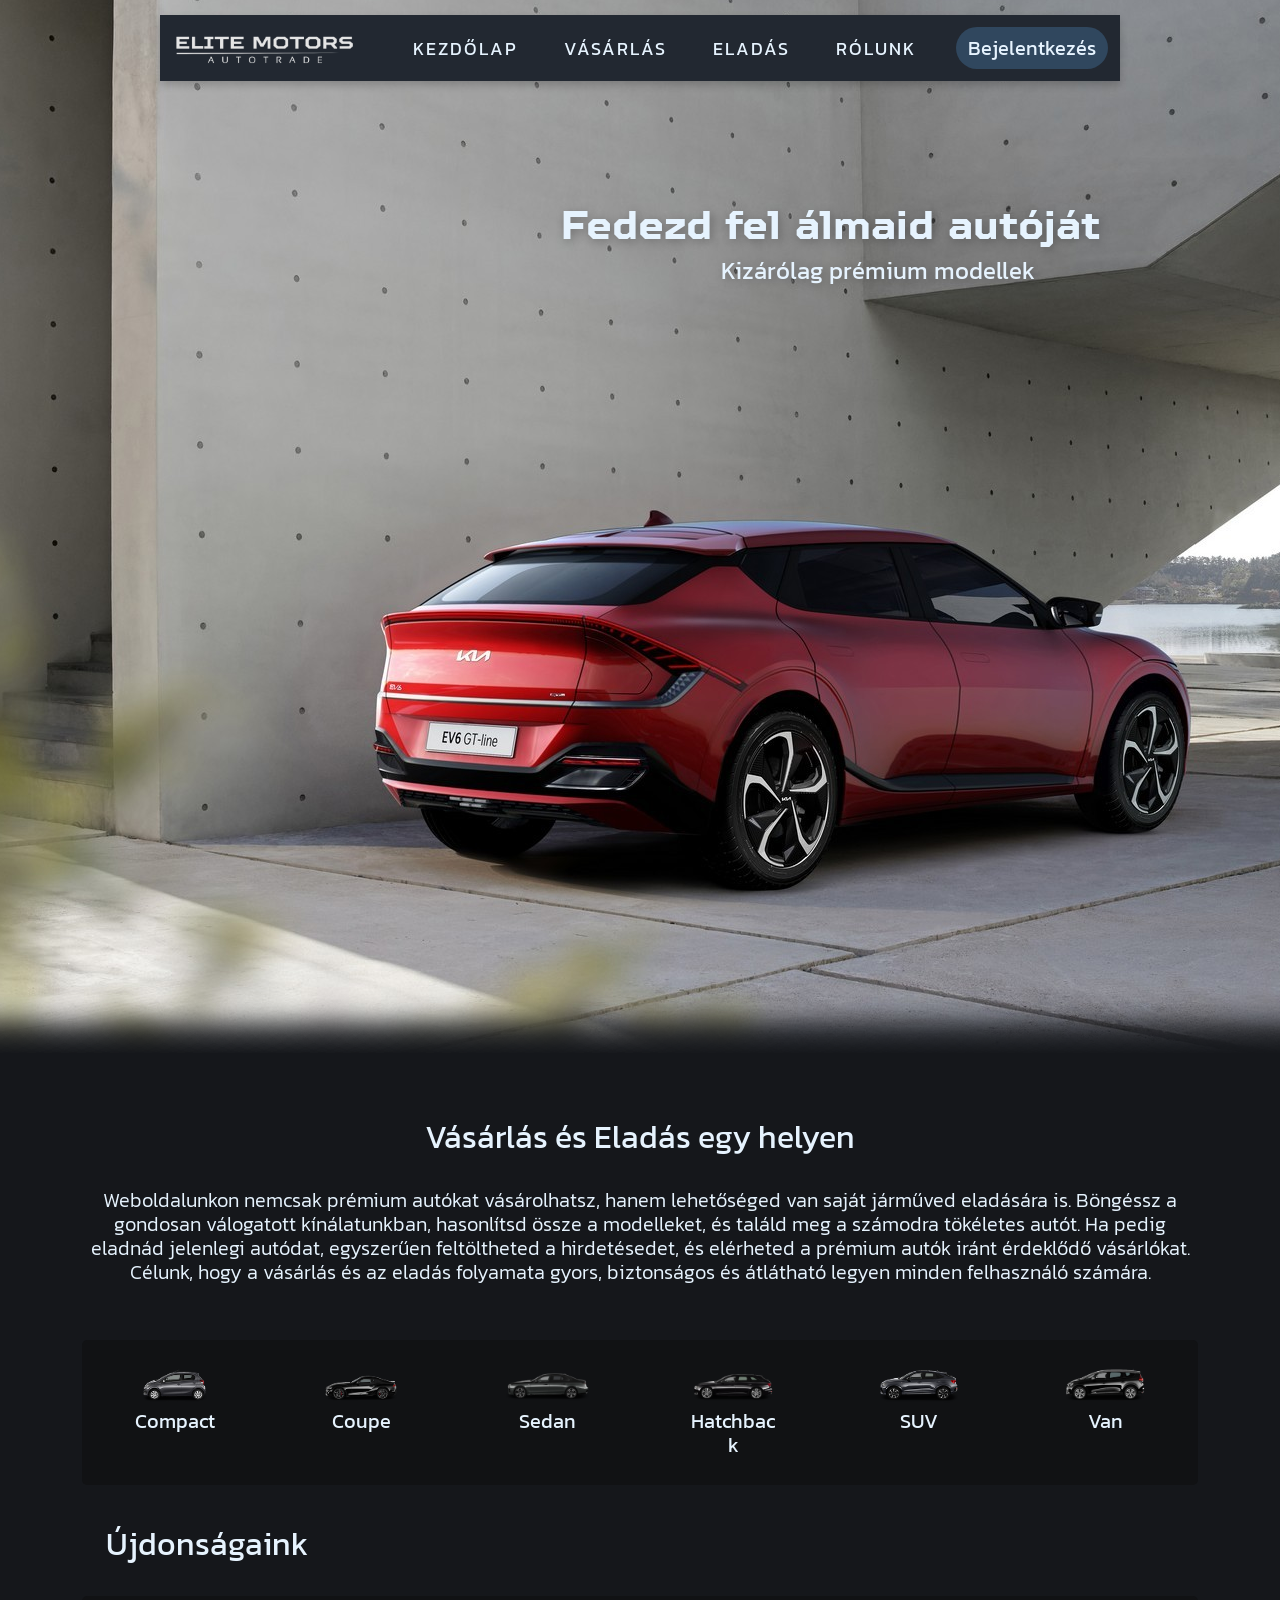
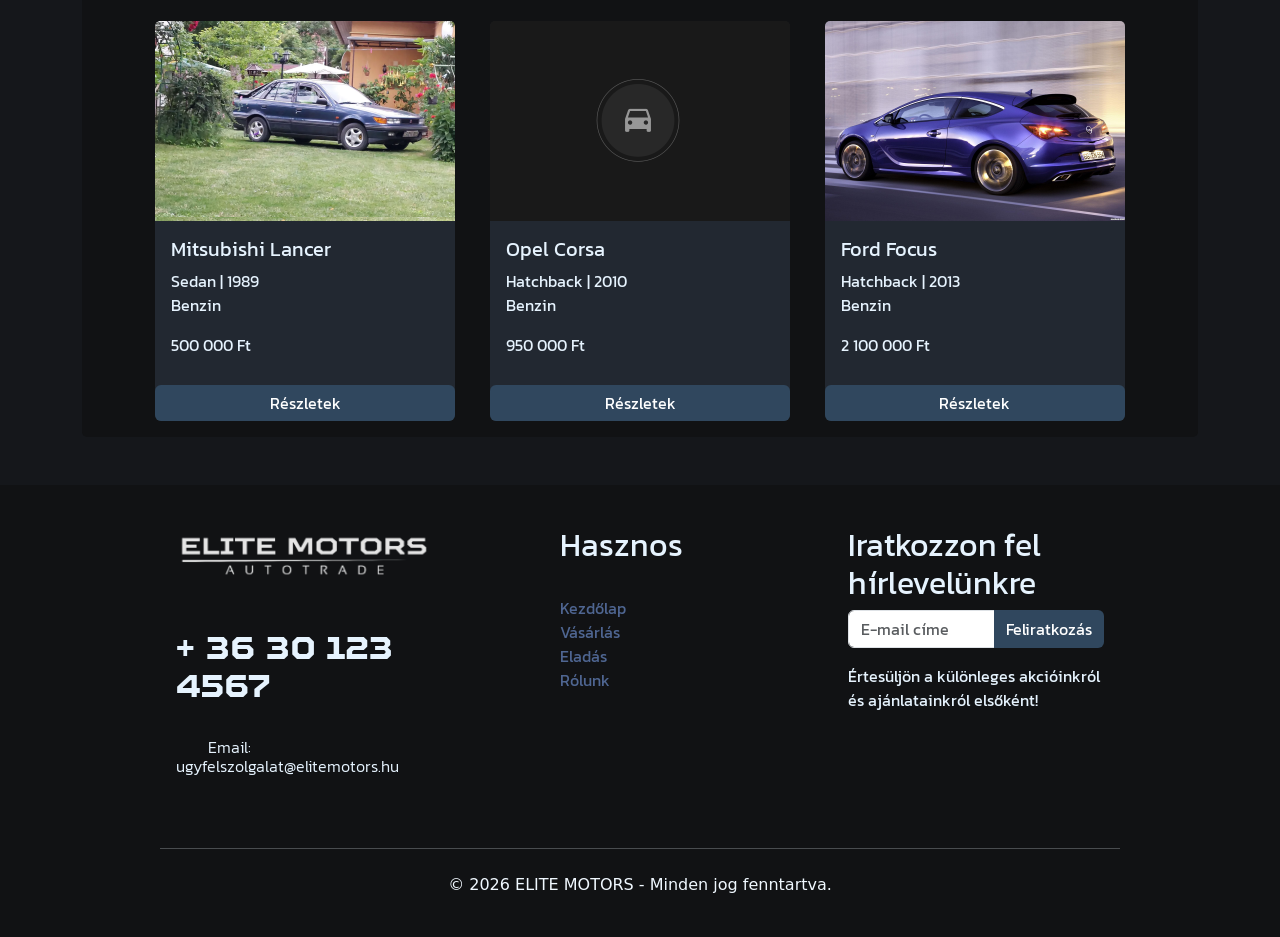
<file: index.html>
<!doctype html>
<html lang="hu">

<head>
    <meta charset="utf-8">
    <meta name="viewport" content="width=device-width, initial-scale=1">
    <title>ELITE MOTORS - Kezdőlap</title>
    <link href="https://cdn.jsdelivr.net/npm/bootstrap@5.3.8/dist/css/bootstrap.min.css" rel="stylesheet">
    <link rel="stylesheet" href="https://cdn.jsdelivr.net/npm/bootstrap-icons@1.13.1/font/bootstrap-icons.min.css">
    <link rel="stylesheet" href="css/style.css">
    <link rel="icon" href="assets/img/car.png">
</head>

<body id="fooldal">
    <script src="js/script.js"></script>
    <navbar>
        <script>includeHtml('navbar');</script>
    </navbar>

    <div class="container">
        <!-- hero content -->
        <div>
            <br><br><br><br><br>
            <div class="row">
                <div class="col-sm-4"></div>
                <div class="col-sm-8">
                    <h1 class="hero-title">Fedezd fel álmaid autóját</h1>
                </div>
            </div>
            <div class="row">
                <div class="col-sm-5"></div>
                <div class="col-sm-7">
                    <h5 class="hero-subtitle">Kizárólag prémium modellek</h5>
                </div>
            </div>
        </div>

        <div style="margin-top: 800px;">
            <br>
            <h2 class="lower-title text-center">Vásárlás és Eladás egy helyen</h2>
            <br>
            <h5 class="main-text">Weboldalunkon nemcsak prémium autókat vásárolhatsz, hanem lehetőséged van saját
                járműved eladására is. Böngéssz a gondosan válogatott kínálatunkban, hasonlítsd össze a modelleket, és
                találd meg a számodra tökéletes autót. Ha pedig eladnád jelenlegi autódat, egyszerűen feltöltheted a
                hirdetésedet, és elérheted a prémium autók iránt érdeklődő vásárlókat. Célunk, hogy a vásárlás és az
                eladás folyamata gyors, biztonságos és átlátható legyen minden felhasználó számára.</h5>
        </div>

        <br><br>
        <div class="car-types-section" id="autotipus">
            <div class="card-group pb-3">
                <div class="card card-vehicle">
                    <img src="assets/img/images/compact.webp" class="card-img-top" alt="...">
                    <h5 class="card-title">Compact</h5>
                </div>
                <div class="card card-vehicle">
                    <img src="assets/img/images/coupe.webp" class="card-img-top" alt="...">
                    <h5 class="card-title">Coupe</h5>
                </div>
                <div class="card card-vehicle">
                    <img src="assets/img/images/sedan.webp" class="card-img-top" alt="...">
                    <h5 class="card-title">Sedan</h5>
                </div>
                <div class="card card-vehicle">
                    <img src="assets/img/images/station-wagon.webp" class="card-img-top" alt="...">
                    <h5 class="card-title">Hatchback</h5>
                </div>
                <div class="card card-vehicle">
                    <img src="assets/img/images/suv.webp" class="card-img-top" alt="...">
                    <h5 class="card-title">SUV</h5>
                </div>
                <div class="card card-vehicle">
                    <img src="assets/img/images/van.webp" class="card-img-top" alt="...">
                    <h5 class="card-title">Van</h5>
                </div>
            </div>
        </div>
        <h2 class="lower-title mt-3 p-4 mb-3">Újdonságaink</h2>
        <div class="mb-5 car-types-section">
            <div class="row row-cols-1 row-cols-md-3 g-2 pb-3">
                <div class="m-auto card-group" id="talalatok" style="width: 90%;">
                </div>
            </div>
        </div>

    </div>
    <!-- modal -->
    <div class="modal modal-fullscreen" id="exampleModal" tabindex="-1" aria-labelledby="exampleModalLabel"
        aria-hidden="true">
        <div class="modal-dialog">
            <div class="modal-content modal-szinek">
                <div class="modal-header modal-szinek-2">
                    <h1 class="modal-title fs-5"></h1>
                    <button type="button" class="btn-close" data-bs-dismiss="modal" aria-label="Bezárás"></button>
                </div>
                <div class="modal-body">
                    <div class="row">
                        <div class="col-sm-6 mb-3 mb-sm-0">
                            <div class="card">
                                <div class="card-body">
                                    <h1 class="card-title" id="ModalTitle"></h1>
                                    <p class="card-text" id="ModalSubtitle"></p>
                                    <div id="carouselExampleIndicators" class="carousel slide">
                                        <div class="carousel-indicators">
                                            <button type="button" data-bs-target="#carouselExampleIndicators"
                                                data-bs-slide-to="0" class="active" aria-current="true"
                                                aria-label="Slide 1"></button>
                                            <button type="button" data-bs-target="#carouselExampleIndicators"
                                                data-bs-slide-to="1" aria-label="Slide 2"></button>
                                            <button type="button" data-bs-target="#carouselExampleIndicators"
                                                data-bs-slide-to="2" aria-label="Slide 3"></button>
                                        </div>
                                        <div class="carousel-inner" id="ModalCarousel"></div>
                                        <button class="carousel-control-prev" type="button"
                                            data-bs-target="#carouselExampleIndicators" data-bs-slide="prev">
                                            <span class="carousel-control-prev-icon" aria-hidden="true"></span>
                                            <span class="visually-hidden">Előző</span>
                                        </button>
                                        <button class="carousel-control-next" type="button"
                                            data-bs-target="#carouselExampleIndicators" data-bs-slide="next">
                                            <span class="carousel-control-next-icon" aria-hidden="true"></span>
                                            <span class="visually-hidden">Következő</span>
                                        </button>
                                    </div>
                                </div>
                            </div>
                        </div>
                        <div class="col-sm-6 card-right">
                            <div class="card">
                                <div class="card-body">
                                    <h5 class="card-title">Fő adatok:</h5>
                                    <h6 class="card-text" id="ModalElado"></h6>
                                    <h6 class="card-text" id="ModalHelyszin"></h6>
                                    <h6 class="card-text" id="ModalUzemanyag"></h6>
                                    <br>
                                    <h5 class="card-title">Leírás:</h5>
                                    <h6 class="card-text" id="ModalLeiras"></h6>
                                    <br><br>
                                    <hr>
                                    <table>
                                        <tr>
                                            <td style="padding-right: 1rem !important;">
                                                <h4 id="ModalAr"></h4>
                                            </td>
                                            <td style="padding-left: 1rem !important;"><a href="mailto:ugyfelszolgalat@elitemotors.hu"
                                                    class="btn btn-primary">Kapcsolatfelvétel</a></td>
                                        </tr>
                                    </table>
                                </div>
                            </div>
                        </div>
                    </div>
                </div>
            </div>
        </div>
    </div>
    <footer>
        <script>includeHtml('footer');</script>
    </footer>
    <script src="https://cdn.jsdelivr.net/npm/@popperjs/core@2.11.8/dist/umd/popper.min.js"></script>
    <script src="https://cdn.jsdelivr.net/npm/bootstrap@5.3.8/dist/js/bootstrap.min.js"></script>
    <script src="https://cdn.jsdelivr.net/npm/bootstrap@5.3.8/dist/js/bootstrap.bundle.min.js"></script>
</body>

</html>
</file>
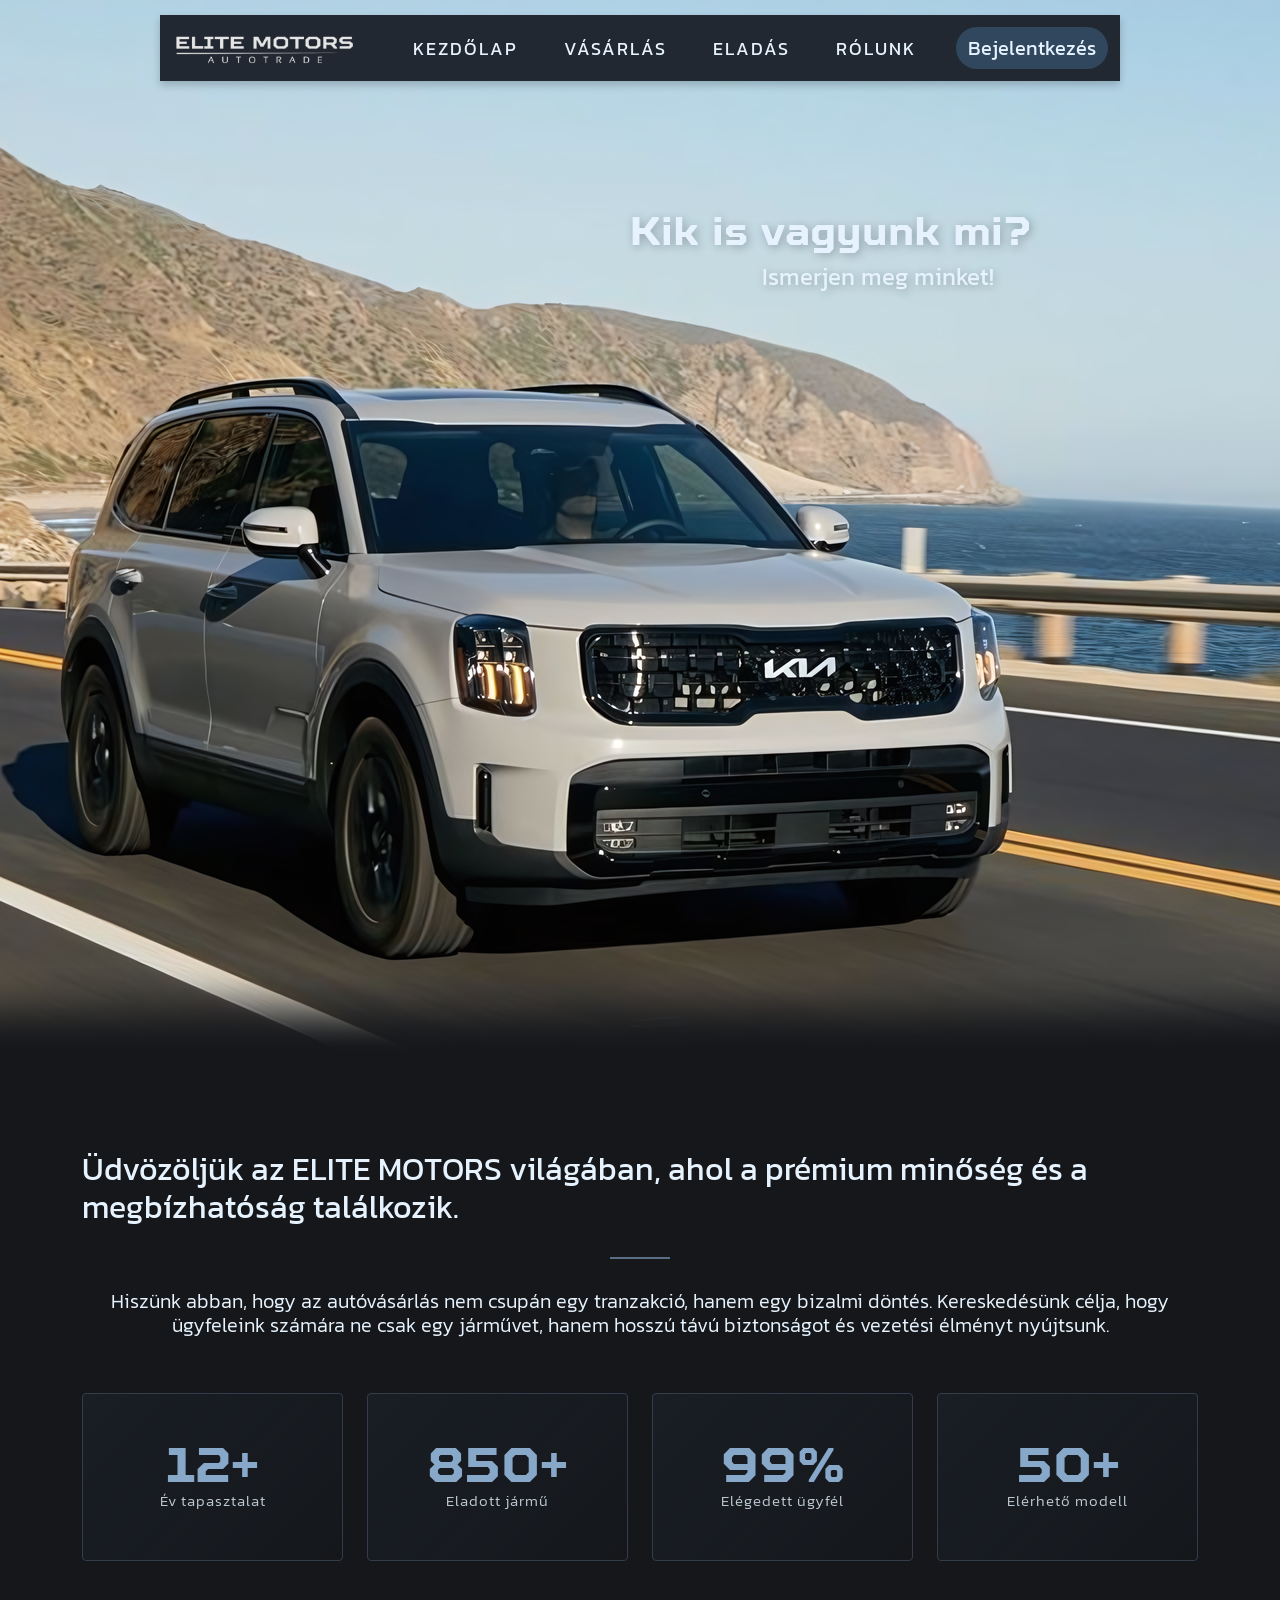
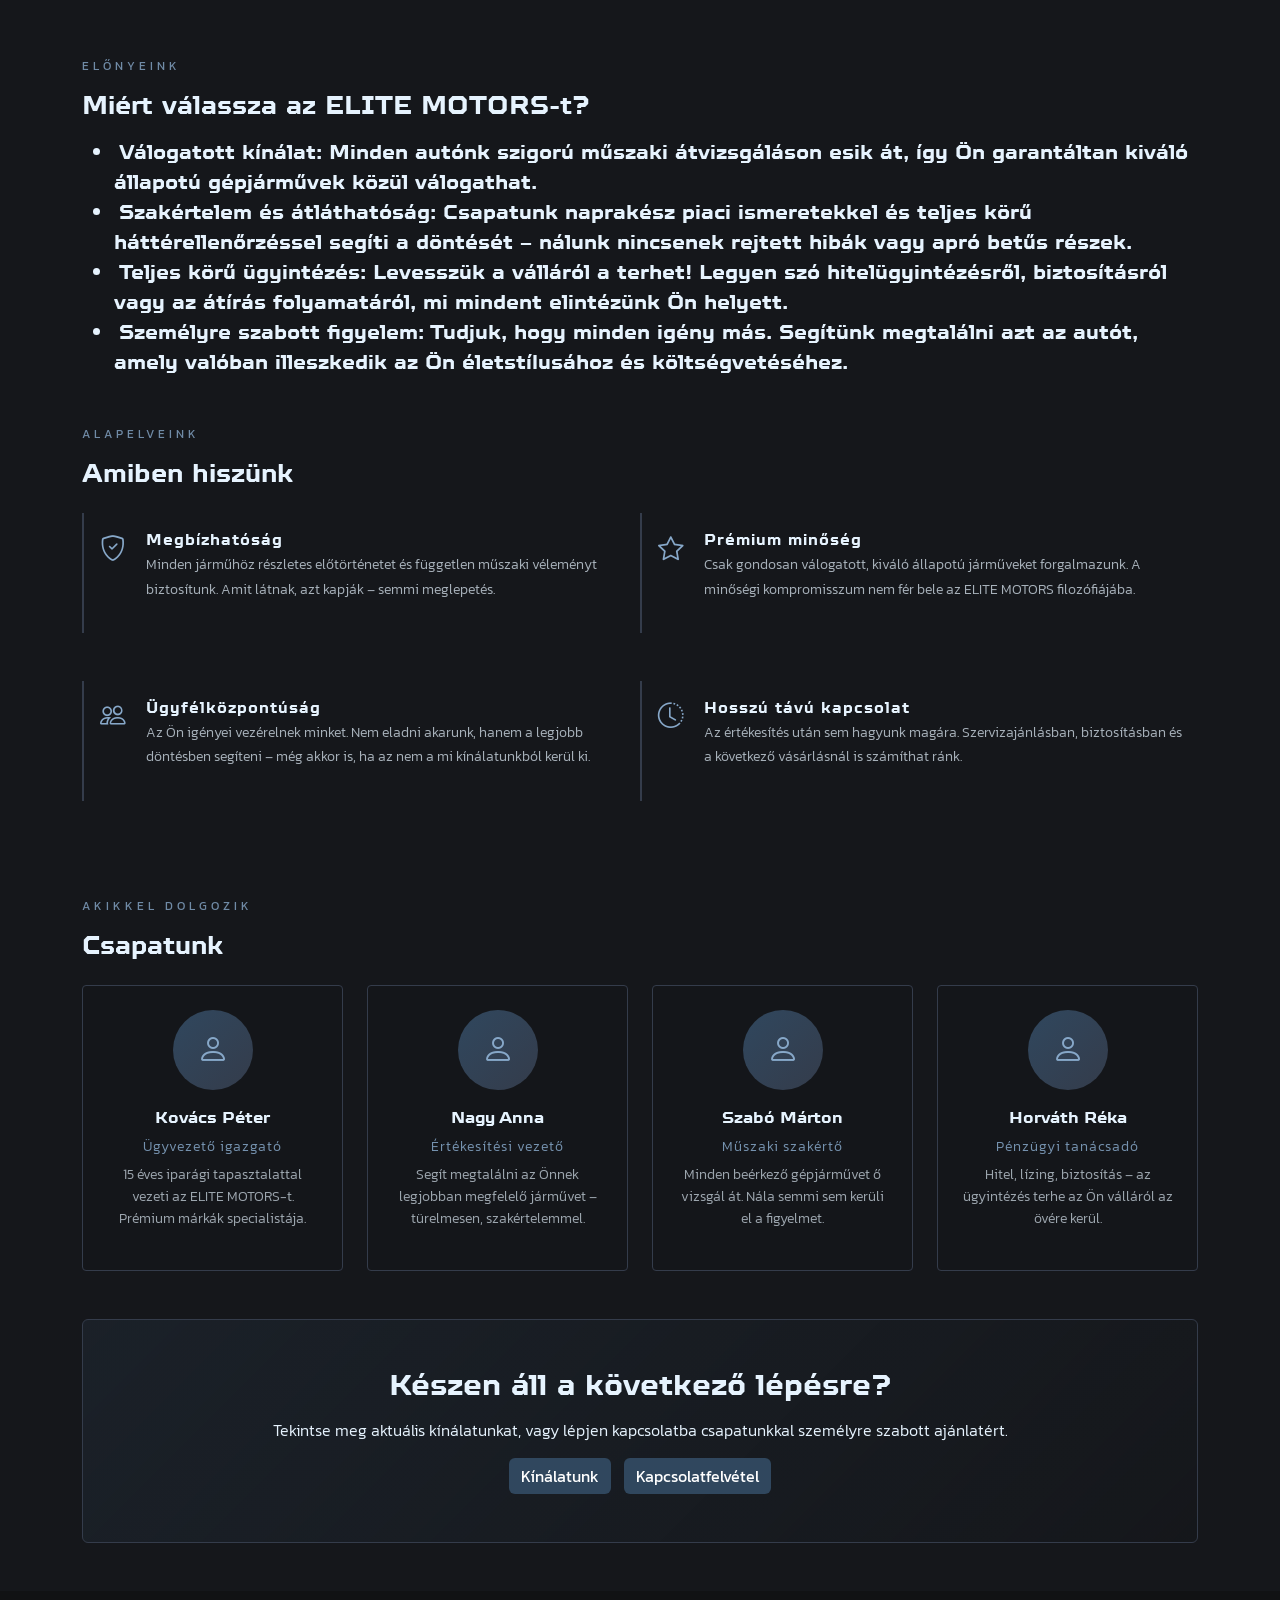
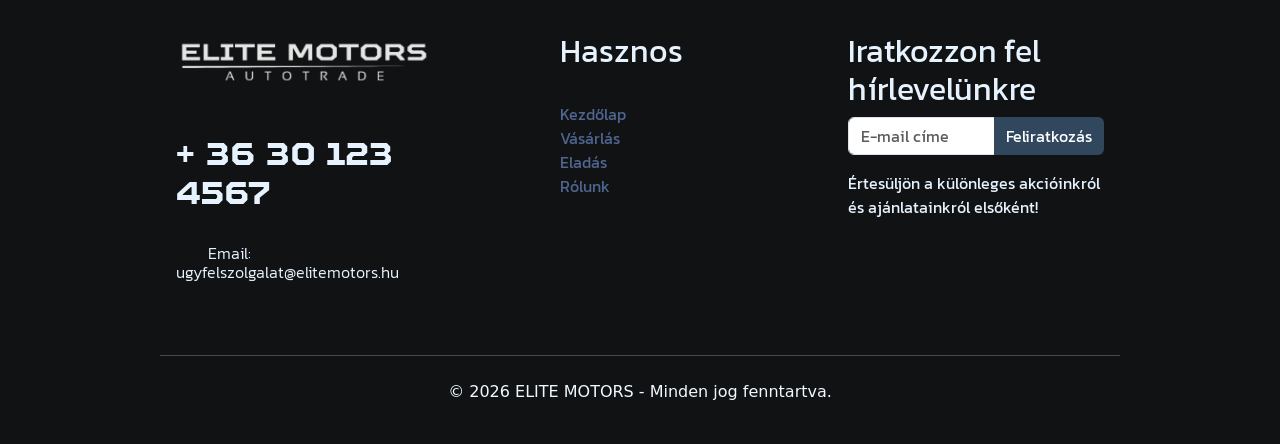
<file: rolunk.html>
<!doctype html>
<html lang="hu">
<head>
    <meta charset="utf-8">
    <meta name="viewport" content="width=device-width, initial-scale=1">
    <title>ELITE MOTORS - Rólunk</title>
    <link href="https://cdn.jsdelivr.net/npm/bootstrap@5.3.8/dist/css/bootstrap.min.css" rel="stylesheet">
    <link rel="stylesheet" href="https://cdn.jsdelivr.net/npm/bootstrap-icons@1.13.1/font/bootstrap-icons.min.css">
    <link rel="stylesheet" href="css/style.css">
    <link rel="icon" href="assets/img/car.png">
</head>
<body style="background-image: url(assets/img/images/bck-2.png);">
    <script src="js/script.js"></script>
    <navbar><script>includeHtml('navbar');</script></navbar>
 
    <div class="container">
 
        <!-- Hero -->
        <div class="">
            <div class="divider"></div>
            <div class="divider"></div>
            <div class="divider"></div>
            <div class="row">
                <div class="col-sm-4"></div>
                <div class="col-sm-8">
                    <h1 class="hero-title">Kik is vagyunk mi?</h1>
                </div>
            </div>
            <div class="row">
                <div class="col-sm-5"></div>
                <div class="col-sm-7">
                    <h5 class="hero-subtitle">Ismerjen meg minket!</h5>
                </div>
            </div>
        </div>
        <div style="margin-top: 850px;">
            <h2 class="lower-title">Üdvözöljük az ELITE MOTORS világában, ahol a prémium minőség és a megbízhatóság találkozik.</h2>
            <div class="elvalaszto"></div>
            <h5 class="main-text pb-5">
                Hiszünk abban, hogy az autóvásárlás nem csupán egy tranzakció, hanem egy bizalmi döntés. Kereskedésünk
                célja, hogy ügyfeleink számára ne csak egy járművet, hanem hosszú távú biztonságot és vezetési élményt nyújtsunk.
            </h5>
        </div>
        <div class="stats-section pb-5">
            <div class="row g-4 text-center">
                <div class="col-6 col-md-3">
                    <div class="stat-card p-5">
                        <div class="stat-number">12+</div>
                        <div class="stat-label">Év tapasztalat</div>
                    </div>
                </div>
                <div class="col-6 col-md-3">
                    <div class="stat-card p-5">
                        <div class="stat-number">850+</div>
                        <div class="stat-label">Eladott jármű</div>
                    </div>
                </div>
                <div class="col-6 col-md-3">
                    <div class="stat-card p-5">
                        <div class="stat-number">99%</div>
                        <div class="stat-label">Elégedett ügyfél</div>
                    </div>
                </div>
                <div class="col-6 col-md-3">
                    <div class="stat-card p-5">
                        <div class="stat-number">50+</div>
                        <div class="stat-label">Elérhető modell</div>
                    </div>
                </div>
            </div>
        </div>
        <div>
            <p class="mt-5 section-label">Előnyeink</p>
            <h4 class="cim">Miért válassza az ELITE MOTORS-t?</h4>
            <ul class="felsorolas mt-3 mb-5">
                <li>Válogatott kínálat: Minden autónk szigorú műszaki átvizsgáláson esik át, így Ön garantáltan kiváló állapotú gépjárművek közül válogathat.</li>
                <li>Szakértelem és átláthatóság: Csapatunk naprakész piaci ismeretekkel és teljes körű háttérellenőrzéssel segíti a döntését – nálunk nincsenek rejtett hibák vagy apró betűs részek.</li>
                <li>Teljes körű ügyintézés: Levesszük a válláról a terhet! Legyen szó hitelügyintézésről, biztosításról vagy az átírás folyamatáról, mi mindent elintézünk Ön helyett.</li>
                <li>Személyre szabott figyelem: Tudjuk, hogy minden igény más. Segítünk megtalálni azt az autót, amely valóban illeszkedik az Ön életstílusához és költségvetéséhez.</li>
            </ul>
        </div>
        <div class="values-section">
            <p class=" mt-5 section-label">Alapelveink</p>
            <h4 class="cim mb-4">Amiben hiszünk</h4>
            <div class="row g-0">
                <div class="col-md-6">
                    <div class="value-item p-3 mb-5">
                        <div class="value-icon"><i class="bi bi-shield-check"></i></div>
                        <div>
                            <div class="value-title">Megbízhatóság</div>
                            <p class="value-text">Minden járműhöz részletes előtörténetet és független műszaki véleményt biztosítunk. Amit látnak, azt kapják – semmi meglepetés.</p>
                        </div>
                    </div>
                    <div class="value-item p-3 mb-5">
                        <div class="value-icon"><i class="bi bi-people"></i></div>
                        <div>
                            <div class="value-title">Ügyfélközpontúság</div>
                            <p class="value-text">Az Ön igényei vezérelnek minket. Nem eladni akarunk, hanem a legjobb döntésben segíteni – még akkor is, ha az nem a mi kínálatunkból kerül ki.</p>
                        </div>
                    </div>
                </div>
                <div class="col-md-6">
                    <div class="value-item p-3 mb-5">
                        <div class="value-icon"><i class="bi bi-star"></i></div>
                        <div>
                            <div class="value-title">Prémium minőség</div>
                            <p class="value-text">Csak gondosan válogatott, kiváló állapotú járműveket forgalmazunk. A minőségi kompromisszum nem fér bele az ELITE MOTORS filozófiájába.</p>
                        </div>
                    </div>
                    <div class="value-item p-3 mb-5">
                        <div class="value-icon"><i class="bi bi-clock-history"></i></div>
                        <div>
                            <div class="value-title">Hosszú távú kapcsolat</div>
                            <p class="value-text">Az értékesítés után sem hagyunk magára. Szervizajánlásban, biztosításban és a következő vásárlásnál is számíthat ránk.</p>
                        </div>
                    </div>
                </div>
            </div>
        </div>
 
        <!-- Csapat -->
        <div class="team-section">
            <p class="mt-5 section-label">Akikkel dolgozik</p>
            <h4 class="cim mb-4">Csapatunk</h4>
            <div class="row g-4">
                <div class="col-sm-6 col-lg-3">
                    <div class="team-card text-center p-4 h-100">
                        <div class="team-avatar mb-3 p-2 mx-auto"><i class="bi bi-person"></i></div>
                        <div class="team-name">Kovács Péter</div>
                        <div class="team-role">Ügyvezető igazgató</div>
                        <p class="team-desc mt-2">15 éves iparági tapasztalattal vezeti az ELITE MOTORS-t. Prémium márkák specialistája.</p>
                    </div>
                </div>
                <div class="col-sm-6 col-lg-3">
                    <div class="team-card text-center p-4 h-100">
                        <div class="team-avatar mb-3 p-2 mx-auto"><i class="bi bi-person"></i></div>
                        <div class="team-name">Nagy Anna</div>
                        <div class="team-role">Értékesítési vezető</div>
                        <p class="team-desc mt-2">Segít megtalálni az Önnek legjobban megfelelő járművet – türelmesen, szakértelemmel.</p>
                    </div>
                </div>
                <div class="col-sm-6 col-lg-3">
                    <div class="team-card text-center p-4 h-100">
                        <div class="team-avatar mb-3 p-2 mx-auto"><i class="bi bi-person"></i></div>
                        <div class="team-name">Szabó Márton</div>
                        <div class="team-role">Műszaki szakértő</div>
                        <p class="team-desc mt-2">Minden beérkező gépjárművet ő vizsgál át. Nála semmi sem kerüli el a figyelmet.</p>
                    </div>
                </div>
                <div class="col-sm-6 col-lg-3">
                    <div class="team-card text-center p-4  h-100">
                        <div class="team-avatar mb-3 p-2 mx-auto"><i class="bi bi-person"></i></div>
                        <div class="team-name">Horváth Réka</div>
                        <div class="team-role">Pénzügyi tanácsadó</div>
                        <p class="team-desc mt-2">Hitel, lízing, biztosítás – az ügyintézés terhe az Ön válláról az övére kerül.</p>
                    </div>
                </div>
            </div>
        </div>
 
        <!-- CTA -->
        <div class="cta-section mt-5 pt-5 pb-5 mb-5 text-center rounded">
            <h2 class="cta-title mb-3">Készen áll a következő lépésre?</h2>
            <p class="cta-subtitle">Tekintse meg aktuális kínálatunkat, vagy lépjen kapcsolatba csapatunkkal személyre szabott ajánlatért.</p>
            <a href="vasarlas.html" class="btn btn-primary me-2">Kínálatunk</a>
            <a href="mailto:ugyfelszolgalat@elitemotors.hu" class="btn btn-primary">Kapcsolatfelvétel</a>
        </div>
 
    </div>
 
    <footer><script>includeHtml('footer');</script></footer>
    <script src="https://cdn.jsdelivr.net/npm/@popperjs/core@2.11.8/dist/umd/popper.min.js"></script>
    <script src="https://cdn.jsdelivr.net/npm/bootstrap@5.3.8/dist/js/bootstrap.bundle.min.js"></script>
</body>
</html>
</file>
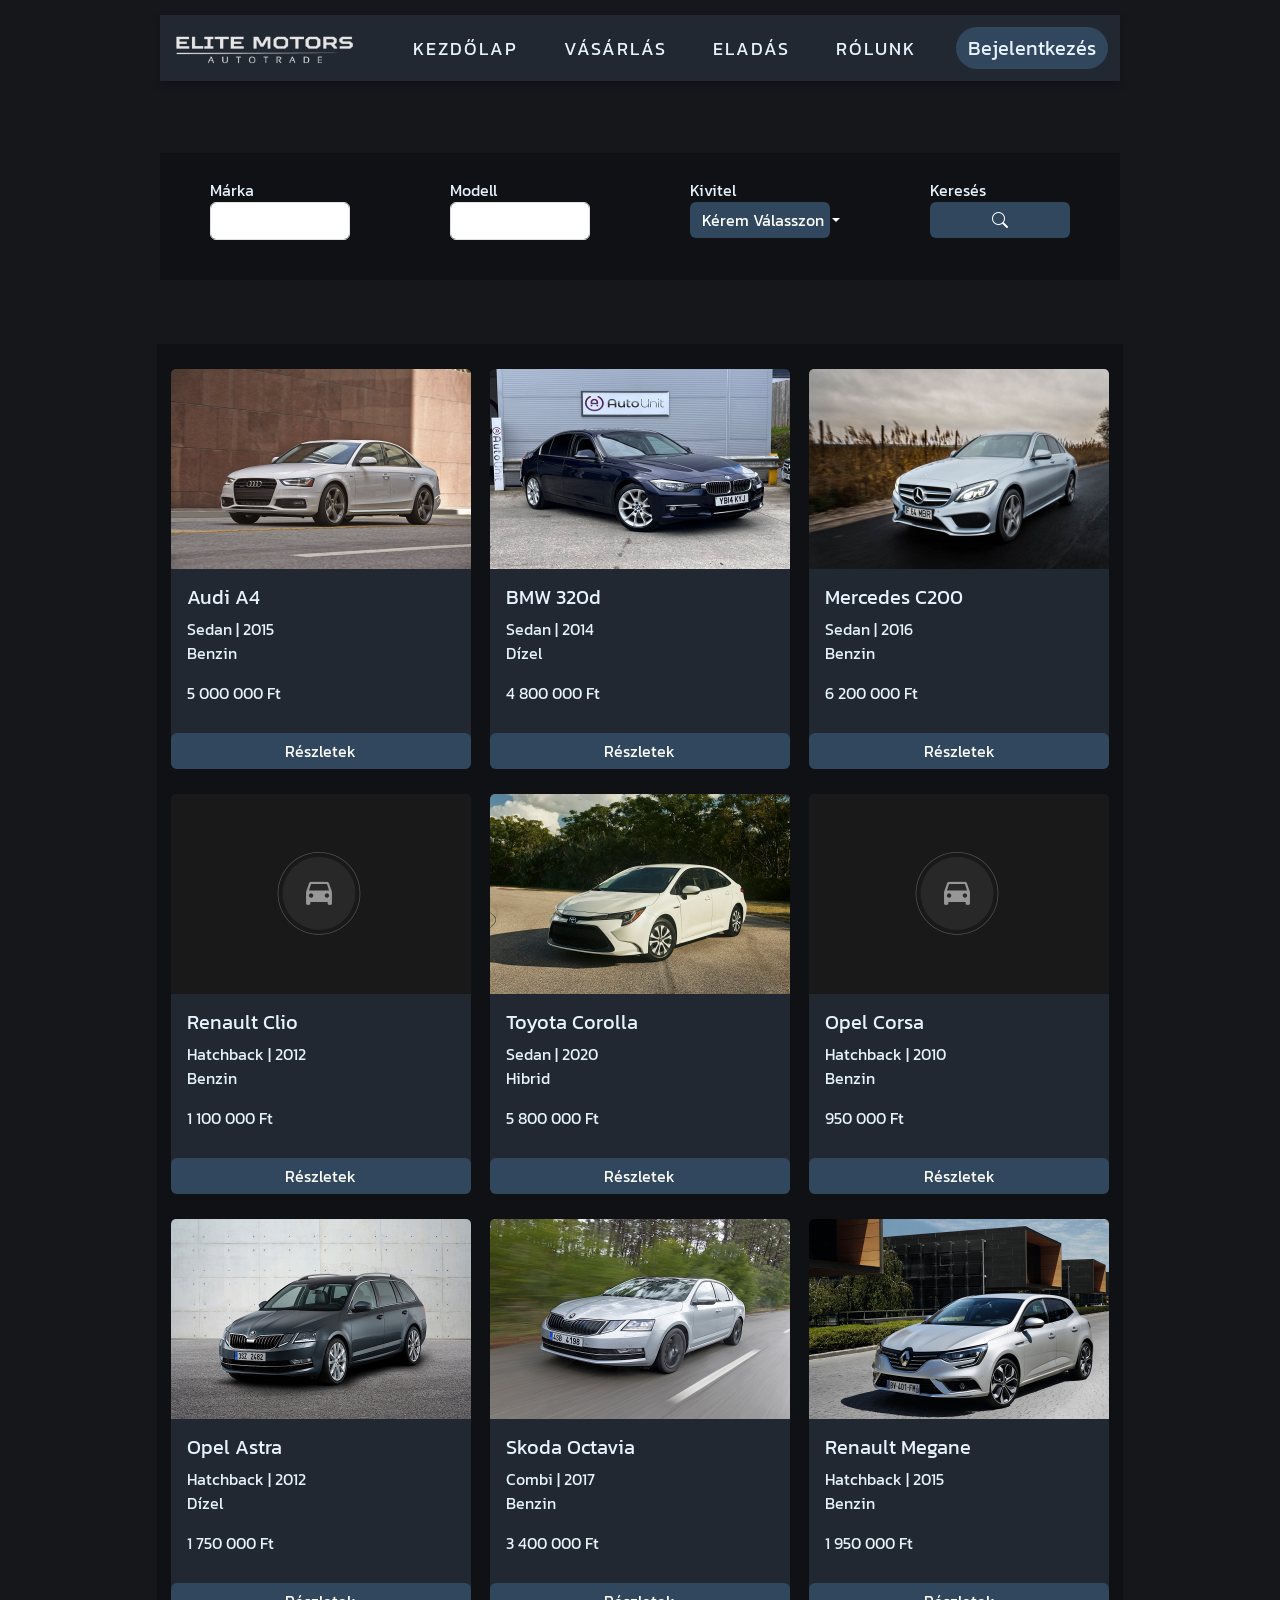
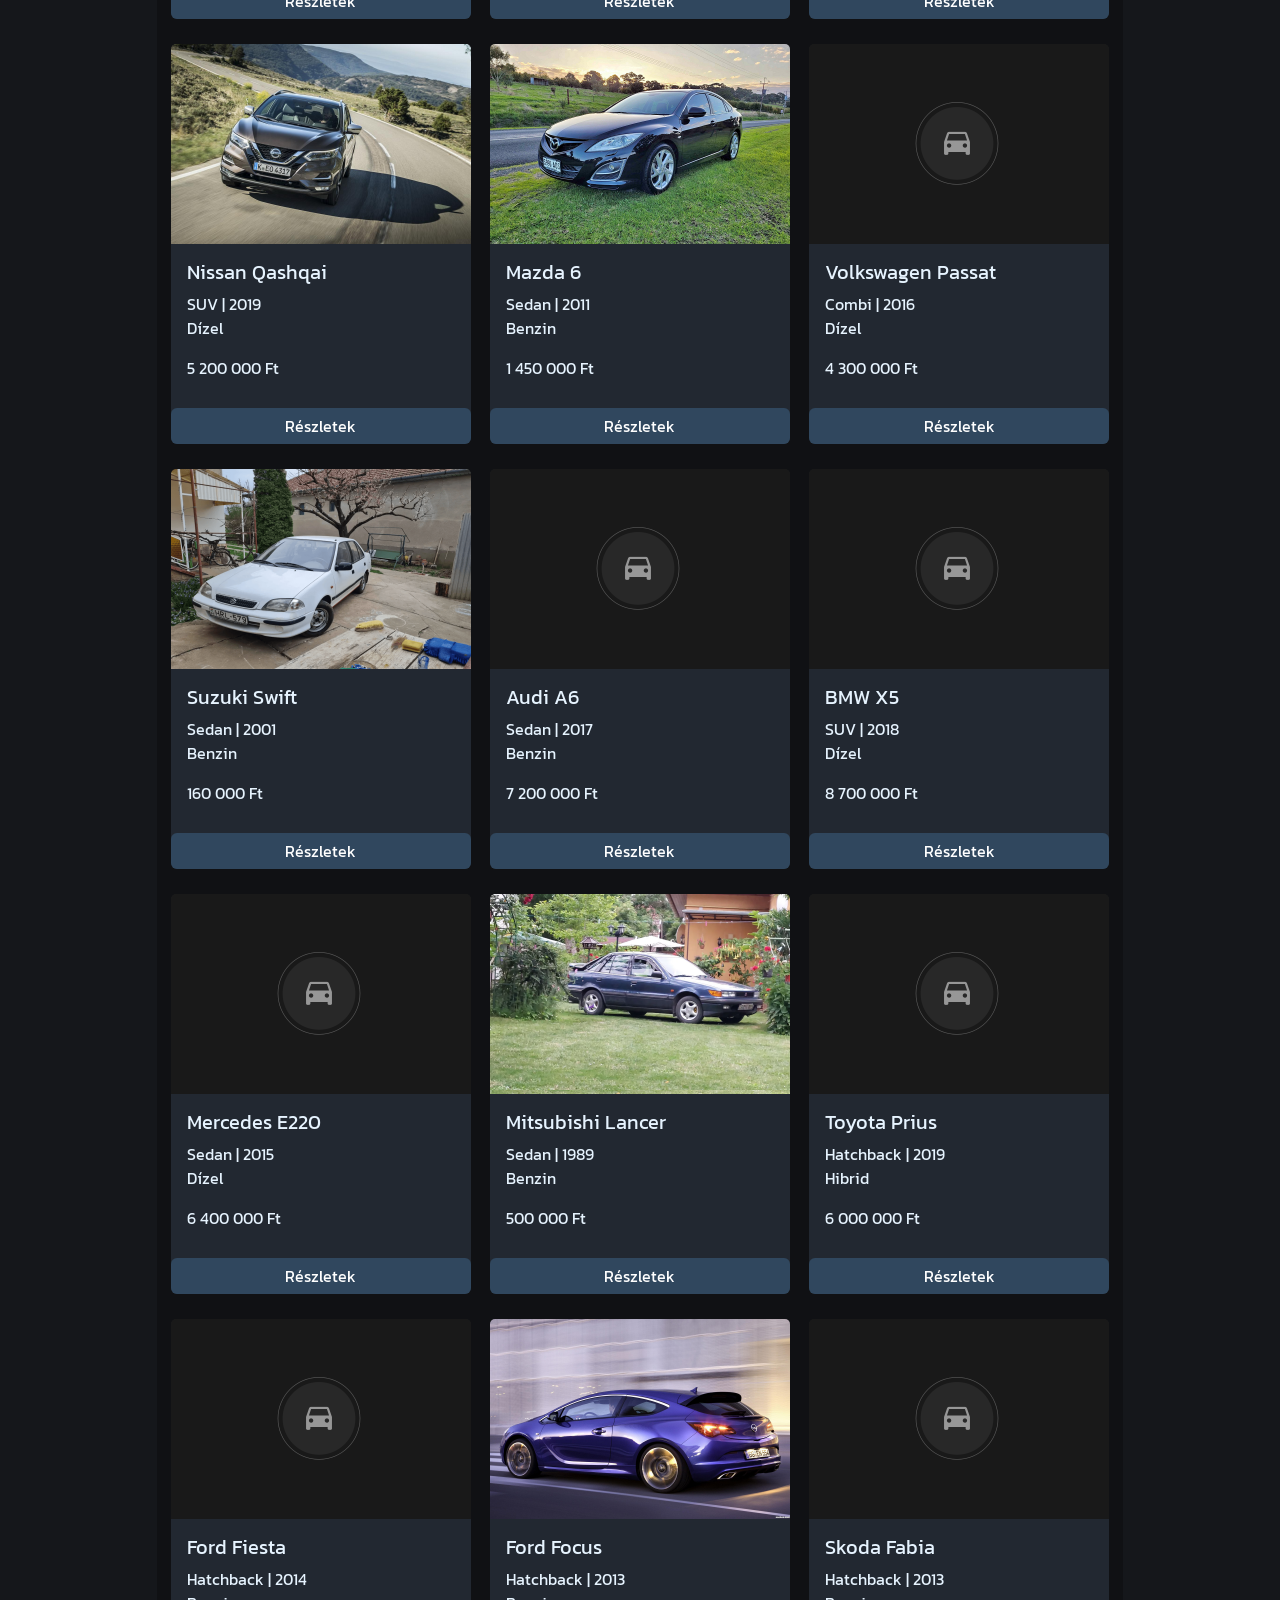
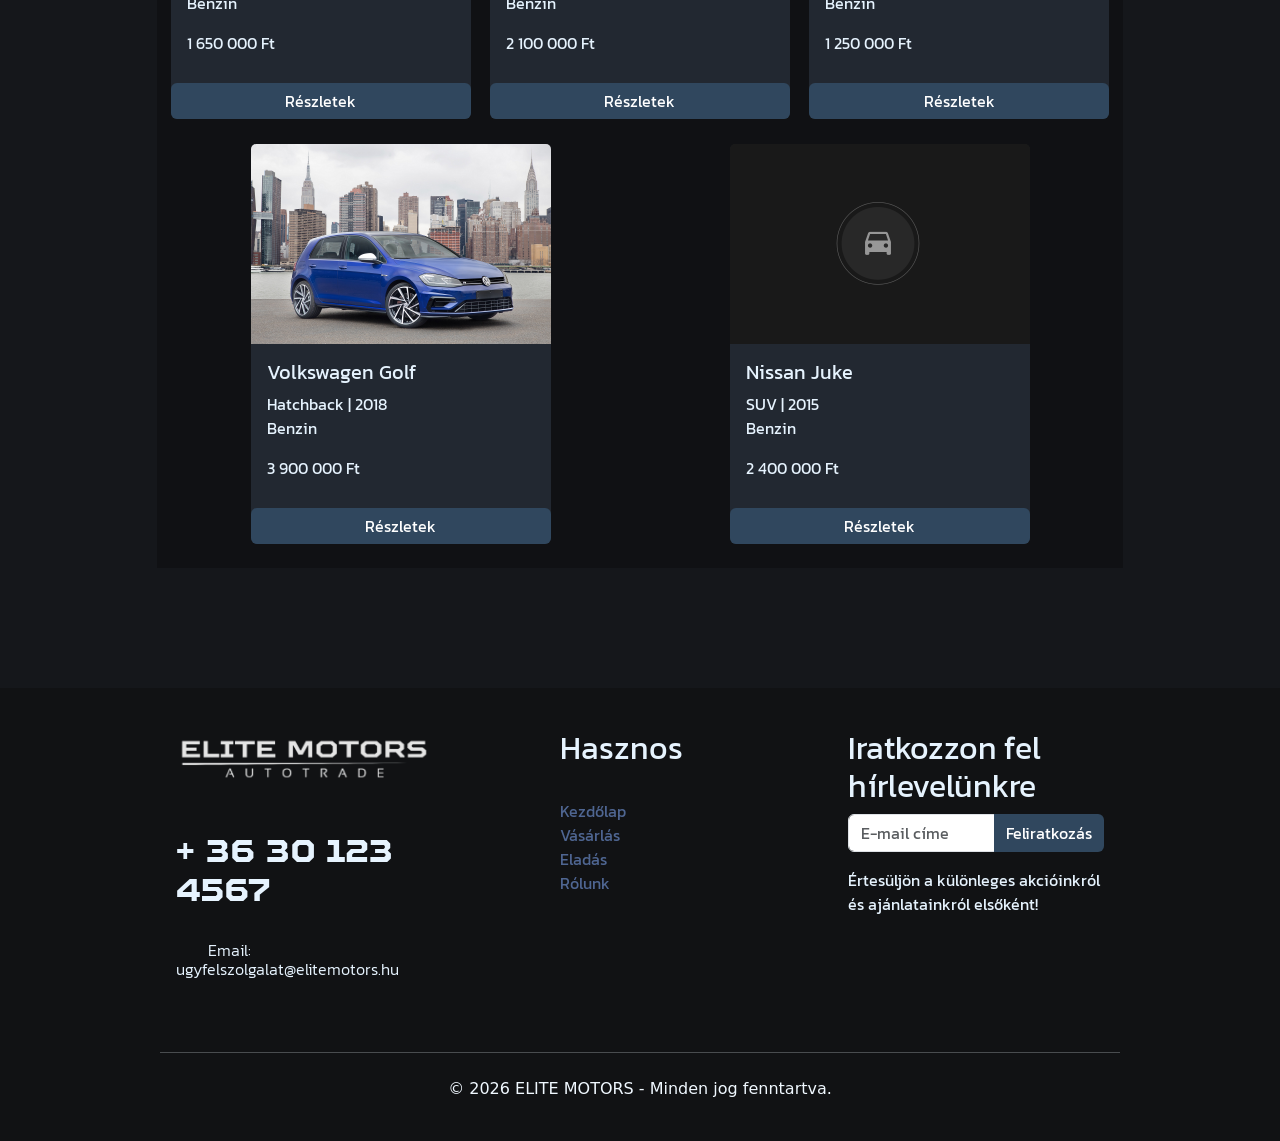
<file: vasarlas.html>
<!doctype html>
<html lang="hu">

<head>
    <meta charset="utf-8">
    <meta name="viewport" content="width=device-width, initial-scale=1">
    <title>ELITE MOTORS - Vásárlás</title>
    <link href="https://cdn.jsdelivr.net/npm/bootstrap@5.3.8/dist/css/bootstrap.min.css" rel="stylesheet">
    <link rel="stylesheet" href="https://cdn.jsdelivr.net/npm/bootstrap-icons@1.13.1/font/bootstrap-icons.min.css">
    <link rel="stylesheet" href="css/style.css">
    <link rel="icon" href="assets/img/car.png">
</head>

<body style="background-image: none; background-color: var(--hatter-szin-sotet)" ; id="vasarlas">
    <!-- vasarlas id a javascript miatt kell hogy lefusson a kartya generalas kod, ha nincs nem csinal kartyakat -->
    <script src="js/script.js"></script>
    <navbar-vasarlas>
        <script>includeHtml('navbar-vasarlas');</script>
    </navbar-vasarlas>

    <br><br><br>
    <!-- Keresés/filterek -->
    <div class="m-auto asd">
        <div class="card-group">
            <div class="card card-vasarlas-nev">
                Márka
                <form>
                    <div class="input-group mb-3">
                        <input type="" class="form-control" placeholder="" aria-label="" required id="markaInput">
                    </div>
                </form>
            </div>
            <div class="card card-vasarlas-nev">
                Modell
                <form>
                    <div class="input-group mb-3">
                        <input type="" class="form-control" placeholder="" aria-label="" required id="modellInput">
                    </div>
                </form>
            </div>
            <div class="card card-vasarlas-nev">
                Kivitel
                <div class="dropdown">
                    <button class="btn btn-primary dropdown-toggle" type="button" data-bs-toggle="dropdown"
                        id="dropdownSzoveg" aria-expanded="false" style="width: 100%;">
                        Kérem Válasszon
                    </button>
                    <ul class="dropdown-menu" style="max-height: 300px; overflow-y: scroll;">
                        <li><a class="dropdown-item" onclick="setDropdownValue('')" href="#">Kérem Válasszon</a></li>
                        <li><a class="dropdown-item" onclick="setDropdownValue('Compact')" href="#">Compact</a></li>
                        <li><a class="dropdown-item" onclick="setDropdownValue('Coupe')" href="#">Coupe</a></li>
                        <li><a class="dropdown-item" onclick="setDropdownValue('Sedan')" href="#">Sedan</a></li>
                        <li><a class="dropdown-item" onclick="setDropdownValue('Hatchback')" href="#">Hatchback</a></li>
                        <li><a class="dropdown-item" onclick="setDropdownValue('SUV')" href="#">SUV</a></li>
                        <li><a class="dropdown-item" onclick="setDropdownValue('Van')" href="#">Van</a></li>
                    </ul>
                </div>
            </div>
            <div class="card card-vasarlas-nev">
                Keresés
                <button class="btn btn-primary" type="button" onclick="Kereses()" data-bs-toggle="dropdown"
                    aria-expanded="false">
                    <i class="bi bi-search"></i>
                </button>
            </div>

        </div>
        <br>
    </div>

    <!-- kártyák -->
    <br><br><br>
    <div class="row row-cols-1 row-cols-md-3 g-2">
        <div class="m-auto asd card-group pb-4" id="talalatok">

        </div>
    </div>


    <br><br><br><br><br>
    <!-- auto reszletek modal -->
    <div class="modal modal-fullscreen" id="exampleModal" tabindex="-1" aria-labelledby="exampleModalLabel"
        aria-hidden="true">
        <div class="modal-dialog">
            <div class="modal-content modal-szinek">
                <div class="modal-header modal-szinek-2">
                    <h1 class="modal-title fs-5"></h1>
                    <button type="button" class="btn-close" data-bs-dismiss="modal"></button>

                </div>
                <div class="modal-body">
                    <div class="row">
                        <div class="col-sm-6 mb-3 mb-sm-0">
                            <div class="card">
                                <div class="card-body">
                                    <h1 class="card-title" id="ModalTitle">Hiba történt a betöltés során!</h1>
                                    <p class="card-text" id="ModalSubtitle"></p>
                                    <div id="carouselExampleIndicators" class="carousel slide">
                                        <div class="carousel-indicators">
                                            <button type="button" data-bs-target="#carouselExampleIndicators"
                                                data-bs-slide-to="0" class="active" aria-current="true"
                                                aria-label="Slide 1"></button>
                                            <button type="button" data-bs-target="#carouselExampleIndicators"
                                                data-bs-slide-to="1" aria-label="Slide 2"></button>
                                            <button type="button" data-bs-target="#carouselExampleIndicators"
                                                data-bs-slide-to="2" aria-label="Slide 3"></button>
                                        </div>
                                        <div class="carousel-inner" id="ModalCarousel">

                                        </div>
                                        <button class="carousel-control-prev" type="button"
                                            data-bs-target="#carouselExampleIndicators" data-bs-slide="prev">
                                            <span class="carousel-control-prev-icon" aria-hidden="true"></span>
                                            <span class="visually-hidden">Előző</span>
                                        </button>
                                        <button class="carousel-control-next" type="button"
                                            data-bs-target="#carouselExampleIndicators" data-bs-slide="next">
                                            <span class="carousel-control-next-icon" aria-hidden="true"></span>
                                            <span class="visually-hidden">Következő</span>
                                        </button>
                                    </div>
                                </div>
                            </div>
                        </div>
                        <div class="col-sm-6 card-right">
                            <div class="card">
                                <div class="card-body">
                                    <h5 class="card-title"></h5>
                                    <h6 class="card-text" id="ModalElado"></h6>
                                    <h6 class="card-text" id="ModalHelyszin"></h6>
                                    <h6 class="card-text" id="ModalUzemanyag"></h6>
                                    <br>
                                    <h5 class="card-title"></h5>
                                    <h6 class="card-text" id="ModalLeiras"></h6>
                                    <br><br>
                                    <hr>
                                    <table>
                                        <tr>
                                            <td style="padding-right: 1rem !important;">
                                                <h4 id="ModalAr"></h4>
                                            </td>
                                            <td style="padding-left: 1rem !important;"><a
                                                    href="mailto:ugyfelszolgalat@elitemotors.hu"
                                                    class="btn btn-primary">Kapcsolatfelvétel</a></td>
                                        </tr>
                                    </table>
                                </div>
                            </div>
                        </div>
                    </div>
                </div>
            </div>
        </div>
    </div>

    <!-- eladas modal -->
    <div class="modal modal-fullscreen" id="EladasModal" tabindex="-1" aria-labelledby="EladasModalLabel"
        aria-hidden="true">
        <div class="modal-dialog">
            <div class="modal-content modal-szinek">
                <div class="modal-header modal-szinek-2">
                    <h1 class="modal-title fs-5"></h1>
                    <button type="button" class="btn-close" data-bs-dismiss="modal"></button>
                </div>
                <div class="modal-body">
                    <form id="ujAutoForm">
                        <h3>A jármű adatai</h3>
                        <br>
                        <div class="row">
                            <div class="col-md-12 mb-3">
                                <label for="ujCim" class="form-label">Márka *</label>
                                <input type="text" class="form-control" id="ujMarka" required>
                            </div>
                            <div class="col-md-6 mb-3">
                                <label for="ujErtekeles" class="form-label">Modell *</label>
                                <input type="text" class="form-control" id="ujModell" required>
                            </div>
                            <div class="col-md-6 mb-3">
                                <label for="ujEvjarat" class="form-label">Évjárat: *</label>
                                <input type="number" class="form-control" id="ujEvjarat" min="1900" max="2030" required>
                            </div>
                        </div>
                        <div class="row">
                            <div class="col-md-6 mb-3">
                                <label for="ujRendezo" class="form-label">Vételár (Ft-ban) *</label>
                                <input type="number" class="form-control" id="ujAr" min="0" max="111111500000" step="1"
                                    required>
                            </div>
                            <div class="col-md-6 mb-3">
                                <label for="ujKategoria" id="ujKivitel" class="form-label">Kivitel *</label>
                                <select class="form-select" required>
                                    <option onclick="SetEladasKategoriaValue('')">Válasszon kategóriát...</option>
                                    <option onclick="SetEladasKategoriaValue('compact')">Compact</option>
                                    <option onclick="SetEladasKategoriaValue('coupe')">Coupe</option>
                                    <option onclick="SetEladasKategoriaValue('sedan')">Sedan</option>
                                    <option onclick="SetEladasKategoriaValue('station-wagon')">Station Wagon</option>
                                    <option onclick="SetEladasKategoriaValue('suv')">SUV</option>
                                    <option onclick="SetEladasKategoriaValue('van')">Van</option>
                                </select>
                            </div>
                        </div>
                        <div class="mb-3">
                            <label for="ujLeiras" class="form-label">Leírás</label>
                            <input type="text" class="form-control" id="ujLeiras">
                        </div>
                        <div class="mb-3">
                            <label class="form-label">Üzemanyag *</label>
                            <input type="text" class="form-control" id="ujUzemanyag" required>
                        </div>
                        <br><br>
                        <h3>Az ön adatai</h3>
                        <br>
                        <div class="mb-3">
                            <label class="form-label">Eladó Neve *</label>
                            <input type="text" class="form-control" id="ujElado" required>
                        </div>
                        <div class="mb-3">
                            <label class="form-label">Helyszín *</label>
                            <input type="text" class="form-control" id="ujHelyszin" required>
                        </div>

                        <div class="row">
                            <div class="col-md-6 mb-3">
                                <label for="ujErtekeles" class="form-label">Email cím *</label>
                                <input type="email" class="form-control" id="ujEmail" required>
                            </div>
                            <div class="col-md-6 mb-3">
                                <label class="form-label">Telefonszám: *</label>
                                <input type="number" class="form-control" required>
                            </div>
                        </div>
                        <button class="btn gomb btn-primary">
                            <span class="my-2"></span>Fizetési adatok megadása
                        </button>
                        <br><br>
                        <h3>Autóképek</h3>
                        <br>
                        <div class="mb-3">
                            <label for="ujKep" class="form-label">1. Autókép URL címe</label>
                            <input type="url" id="ujFoto1" class="form-control" placeholder="https://...">
                        </div>
                        <div class="mb-3">
                            <label for="ujKep" class="form-label">2. Autókép URL címe</label>
                            <input type="url" id="ujFoto2" class="form-control" placeholder="https://...">
                        </div>
                        <div class="mb-3">
                            <label for="ujKep" class="form-label">3. Autókép URL címe</label>
                            <input type="url" id="ujFoto3" class="form-control" placeholder="https://...">
                        </div>
                    </form>
                </div>
                <div class="m-footer m-3">
                    <button class="btn gomb btn-primary" type="submit"
                        onclick="if(AddNewCar()) ShowToast('Jármű sikeresen feltöltve!', 'A járművet mostmár megtekinthetik a vásárlók a vásárlás menüpont alatt.');"
                        id="Ujautofelvetel">
                        <span class="bi bi-send my-2"></span>Feltöltés
                    </button>
                </div>
            </div>
        </div>
    </div>

    <!-- toast menü -->
    <div class="toast-container position-fixed bottom-0 end-0 p-3">
        <div id="liveToast" class="toast" role="alert" aria-live="assertive" aria-atomic="true">
            <div class="toast-header">
                <strong class="me-auto toast-title"></strong>
                <small></small>
                <button type="button" class="btn-close" data-bs-dismiss="toast" aria-label="Close"></button>
            </div>
            <div class="toast-body">

            </div>
        </div>
    </div>

    <footer>
        <script>includeHtml('footer');</script>
    </footer>

    <script src="https://cdn.jsdelivr.net/npm/bootstrap@5.3.8/dist/js/bootstrap.bundle.min.js"></script>
</body>

</html>
</file>
<file: css/style.css>
@font-face {
    font-family: 'TT Octosquares';
    src: url('../assets/fonts/ttoctos.ttf') format('truetype');
    font-weight: lighter;
    font-style: normal;
}

@font-face {
    font-family: 'Kanit';
    src: url('../assets/fonts/Kanit-Regular.ttf') format('truetype');
}

@font-face {
    font-family: 'Kanit Light';
    src: url('../assets/fonts/Kanit-Light.ttf') format('truetype');
}

.card-text-mini {
    color: var(--hatter-szin-vilagos) !important;
    text-align: left;
}

.card-text-light {
    font-weight: lighter !important;
}

.card-right {
    margin: auto !important;
}

.modal-fullscreen .modal-dialog {
    width: 100%;
    max-width: 100%;
    height: 100vh;
    margin: 0;
    display: flex;
    align-items: stretch;
}

.modal-szinek {
    background-color: var(--hatter-szin-sotet) !important;
    color: aliceblue;
    border: none;
}

.modal-szinek-2 {
    background-color: rgba(0, 0, 0, 0.25);
    color: aliceblue;
    border: none;
}

.asd {
    background-color: rgba(0, 0, 0, 0.25);
    width: 75%;
    color: var(--hatter-szin-vilagos);
}

.disabled{
    color: #828990 !important;
}

.card-jarmu {
    width: 300px;
    height: 400px;
    text-align: left;
    margin: auto;
    background-color: var(--kiemeles-szin) !important;
}

/* állandó színek*/
:root {
    --elsodleges-szin: #30475E;
    --kiemeles-szin: #222831;
    --border-szin: #343c4b;
    --kiemels-szin-vilagos: #87a8c9;
    --hatter-szin-vilagos: #e6f3fe;
    --hatter-szin-sotet: #15171b;
}


body {
    background-image: url(../assets/img/images/bck-1.png);
    background-color: var(--hatter-szin-sotet);
    background-repeat: no-repeat;
    background-size: cover auto;
    overflow-x: hidden;
    /* horizontális scrollbar kitörlése */
}

a {
    color: rgb(79, 102, 146);
    text-decoration: none;
}

a:hover {
    color: rgb(49, 64, 91);
}

.card {
    background-color: transparent;
    border: none;
    margin-top: 25px;
    font-family: 'Kanit Light';
    background-color: transparent;
    color: var(--hatter-szin-vilagos);
}

.card-vasarlas-nev {
    padding-left: 50px;
    padding-right: 50px;
}

/* navbar dolgok */
.nav-logo {
    height: 2.5rem;
}

.navbar {
    background-color: var(--kiemeles-szin) !important;
    margin-top: 15px;
    width: 75%;
    margin-left: auto;
    margin-right: auto;
    box-shadow: 0px 4px 8px rgba(0, 0, 0, 0.2);
    transition: width 0.4s ease, margin 0.4s ease;
    /* animácio smooth transition hogy 100%ra animálójon majd ha a navbar-scrolled class rajta van */
}

.nav-link {
    color: var(--hatter-szin-vilagos);
    margin-left: 15px;
    margin-right: 15px;

    font-family: 'Kanit';
    letter-spacing: 2px;
    font-size: large;
    cursor: pointer;
}

.nav-link:hover {
    color: var(--kiemels-szin-vilagos) !important;
    cursor: pointer;
}

.navbar-scrolled {
    width: 100%;
    margin-top: 0;
}

.navbar-toggler-icon {
    background-image: url("data:image/svg+xml;charset=utf8,%3Csvg viewBox='0 0 30 30' xmlns='http://www.w3.org/2000/svg'%3E%3Cpath stroke='rgba%28255, 255, 255, 1%29' stroke-width='2' stroke-linecap='round' stroke-miterlimit='10' d='M4 7h22M4 15h22M4 23h22'/%3E%3C/svg%3E");
    border: none;
}

.btn-close {
    background-color: white;
    border: none;
}

/* hero rész */
.hero-title {
    font-family: 'TT Octosquares';
    font-size: 2.5rem;
    color: var(--hatter-szin-vilagos);
    text-align: center;
    text-shadow: 2px 2px 10px rgba(0, 0, 0, 0.25);
}

.hero-subtitle {
    font-family: 'Kanit';
    font-size: 1.5rem;
    color: var(--hatter-szin-vilagos);
    text-align: center;
    text-shadow: 2px 2px 10px rgba(0, 0, 0, 0.25);
}

/* index oldal content */
.lower-title {
    font-family: 'Kanit';
    font-size: 2rem;
    color: var(--hatter-szin-vilagos);
}

.main-text {
    font-family: 'Kanit Light';
    font-weight: lighter;
    color: var(--hatter-szin-vilagos);
    text-align: center;
}

.cim {
    font-family: 'TT Octosquares';
    font-size: 25px;
    color: var(--hatter-szin-vilagos);
    margin-top: 15px;
}

.felsorolas {
    font-family: 'TT Octosquares';
    color: var(--hatter-szin-vilagos);
    text-indent: 5px;
    font-size: 20px;
}

.main2 {
    font-family: 'TT Octosquares';
    color: var(--hatter-szin-vilagos);
    text-align: left;
}

.card-vehicle {
    margin-top: 25px;
    padding-left: 50px;
    padding-right: 50px;
    text-align: center;
    font-family: 'Kanit Light';
    background-color: transparent;
    color: var(--hatter-szin-vilagos);
    text-shadow: none;
    border: none;
    transition: text-shadow 0.3s ease;
    cursor: pointer;
    transform: translateY(-4px);
}

.card-vehicle:hover {
    margin-top: 25px;
    padding-left: 50px;
    padding-right: 50px;
    text-align: center;
    font-family: 'Kanit Light';
    background-color: transparent;
    color: var(--hatter-szin-vilagos);
    text-shadow: 1px 1px 10px #87a8c9;
    border: none;
    cursor: pointer;
}

.car-types-section {
    width: 100%;
    height: auto;
    margin: auto;
    background-color: #111214;
    border-radius: 5px;
}

/* footer dolgok */
.footer {
    width: 75%;
    margin: auto;
}

.footer-card1 {
    text-align: left;
}

.footer-card2 {
    text-align: left;
    padding-left: 6rem;
}

.footer-card3 {
    text-align: left;
    padding-right: 0rem;
    padding-left: 0rem;
}

.footer-bck {
    background-color: #111214;
}

.tel-text {
    font-family: "TT Octosquares";
}

.email-text {
    font-family: "Kanit Light";
    text-indent: 2rem;
}

.br-footer {
    margin-top: 10px;
}

.btn-primary {
    background-color: var(--elsodleges-szin) !important;
    border: none;
    font-family: 'Kanit';
}

.btn-primary:active,
.btn-primary:focus,
.btn-primary.pressed,
.btn-primary:hover {
    background-color: #233343 !important;
    border: none;
    font-family: 'Kanit';
}

.bi-send{
    margin-right: 0.4rem !important;

}

.stat-card {
    border: 1px solid var(--border-szin);
    border-radius: 4px;
    background: linear-gradient(135deg, rgba(48, 71, 94, .15), rgba(21, 23, 27, .6));
    transition: border-color .3s, transform .3s;
}

.stat-card:hover {
    border-color: var(--kiemels-szin-vilagos);
    transform: translateY(-4px);
}

.toast, .toast-header{
    background-color: #222831 !important;
    color: var(--hatter-szin-vilagos) !important;
}



.stat-number {
    font-family: 'TT Octosquares';
    font-size: 3rem;
    color: var(--kiemels-szin-vilagos);
    line-height: 1;
}

.stat-label {
    font-family: 'Kanit Light';
    font-size: .95rem;
    color: var(--hatter-szin-vilagos);
    letter-spacing: 1px;
    /* margin-top: 8px; */
    opacity: .8;
}

.divider {
    width: 60px;
    height: 2px;
    margin: 30px auto;
    opacity: .6;
}

.elvalaszto {
    width: 60px;
    height: 2px;
    background: var(--kiemels-szin-vilagos);
    margin: 30px auto;
    opacity: .6;
}

.value-item {
    display: flex;
    gap: 20px;
    align-items: flex-start;
    border-left: 2px solid var(--border-szin);
    transition: border-color .3s;
}

.value-item:hover {
    border-left-color: var(--kiemels-szin-vilagos);
}

.value-icon {
    font-size: 1.6rem;
    color: var(--kiemels-szin-vilagos);
}

.value-title {
    font-family: 'TT Octosquares';
    font-size: .95rem;
    color: var(--hatter-szin-vilagos);
    letter-spacing: 1px;
}

.value-text {
    font-family: 'Kanit Light';
    font-size: .9rem;
    color: var(--hatter-szin-vilagos);
    opacity: .7;
    line-height: 1.7;
}

.team-card {
    border: 1px solid var(--border-szin);
    border-radius: 4px;
    background: rgba(21, 23, 27, .5);
    transition: border-color .3s, transform .3s;
}

.team-card:hover {
    border-color: var(--kiemels-szin-vilagos);
    transform: translateY(-4px);
}

.team-avatar {
    width: 80px;
    height: 80px;
    border-radius: 50%;
    font-size: 2rem;
    background: linear-gradient(135deg, var(--elsodleges-szin), var(--border-szin));
    color: var(--kiemels-szin-vilagos);
    display: flex;
    align-items: center;
    justify-content: center;
}

.team-name {
    font-family: 'TT Octosquares';
    font-size: 1rem;
    color: var(--hatter-szin-vilagos);
    margin-bottom: 6px;
}

.team-role {
    font-family: 'Kanit Light';
    font-size: .85rem;
    color: var(--kiemels-szin-vilagos);
    letter-spacing: 1px;
    opacity: .85;
}

.team-desc {
    font-family: 'Kanit Light';
    font-size: .85rem;
    color: var(--hatter-szin-vilagos);
    opacity: .65;
    line-height: 1.6;
}

.cta-section {
    border: 1px solid var(--border-szin);
    background: linear-gradient(135deg, rgba(48, 71, 94, .2), rgba(21, 23, 27, .7));
}

.cta-title {
    font-family: 'TT Octosquares';
    font-size: 1.8rem;
    color: var(--hatter-szin-vilagos);
}

.cta-subtitle {
    font-family: 'Kanit Light';
    font-size: 1rem;
    color: var(--hatter-szin-vilagos);
}

.section-label {
    font-family: 'Kanit';
    font-size: .75rem;
    letter-spacing: 4px;
    color: var(--kiemels-szin-vilagos);
    text-transform: uppercase;
    opacity: .8;
}

.cim-behuzas {
    margin-top: 15px;
    text-indent: 15px;
}

.modal-body {
    padding: 50px;
    font-family: 'Kanit';
    font-weight: lighter;
}

.modal-title {
    font-size: 30px;
}

#navbarSupportedContent {
    max-height: 0;
    transition: 1.0s ease;
}

#navbarSupportedContent.show {
    max-height: 300px;
}

.gomb {
    border-radius: 28px;
    border: var(--hatter-szin-vilagos) 15px;
    background-color: var(--elsodleges-szin);
    color: var(--hatter-szin-vilagos);
    font-style: 'TT Octosquares', 'Kanit', sans-serif;
    font-size: larger;
}
.gomb-navbar {
    border-radius: 28px;
    border: var(--hatter-szin-vilagos) 15px;
    background-color: var(--elsodleges-szin);
    color: var(--hatter-szin-vilagos);
    font-family: 'Kanit';
    font-size: 20px;
}
.m-footer {
    text-align: center;
}

.asd {
    font-family: 'TT Octosquares';
}

.card {
    font-family: 'Kanit';
    font-weight: lighter;
}
</file>
